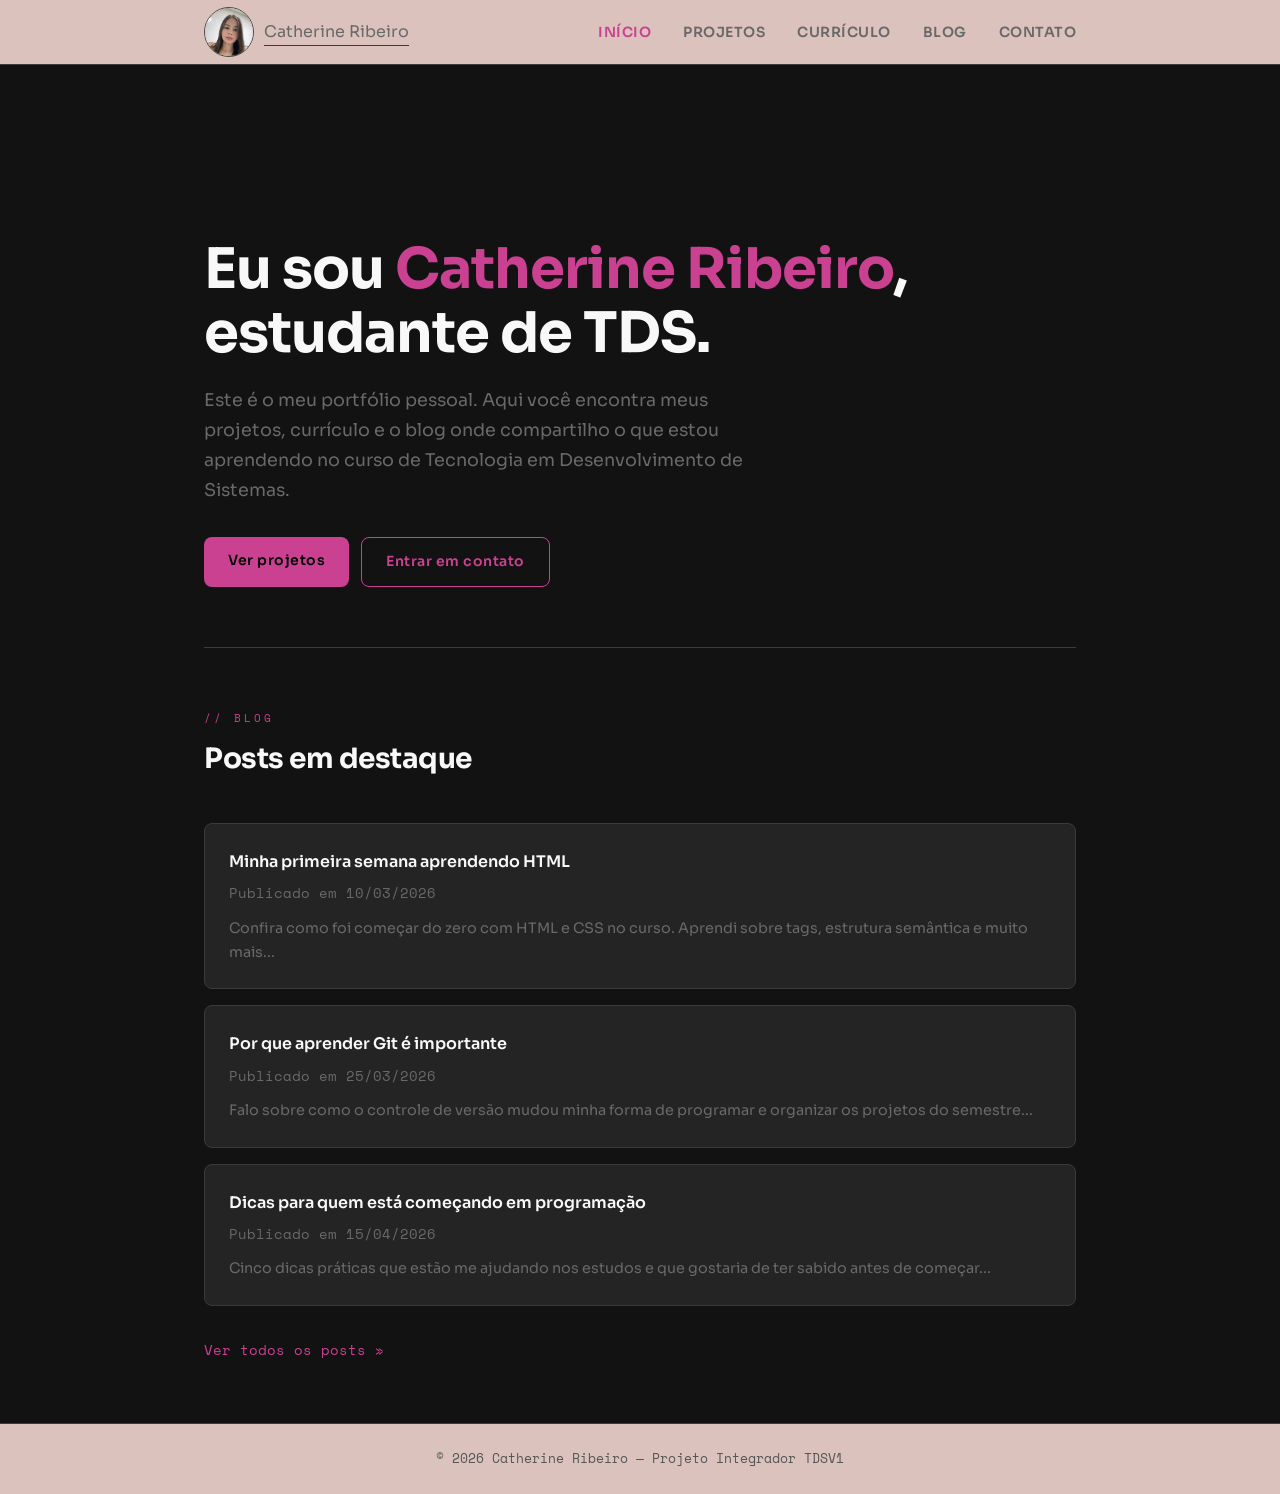
<file: index.html>
<!DOCTYPE html>
<html lang="pt-BR">
<head>
  <meta charset="UTF-8" />
  <meta name="viewport" content="width=device-width, initial-scale=1.0" />
  <title>Catherine Ribeiro — Portfólio</title>
  <link rel="stylesheet" href="assets/css/estilo.css" />
</head>
<body>
  <div class="page-wrapper">

    <!-- HEADER -->
    <header>
    
      <div class="container">
      <img src="assets/imagens/perfil.jpeg" alt="Foto de Catherine"  class="logoft">
        <a class="logo" href="index.html"><span>Catherine Ribeiro</span></a>
        <button class="menu-toggle" id="menu-toggle" aria-label="Abrir menu">
          <span></span>
          <span></span>
          <span></span>
        </button>
        <nav>
          <ul id="nav-menu">
            <li><a href="index.html">Início</a></li>
            <li><a href="projetos.html">Projetos</a></li>
            <li><a href="curriculo.html">Currículo</a></li>
            <li><a href="blog.html">Blog</a></li>
            <li><a href="contato.html">Contato</a></li>
          </ul>
        </nav>
      </div>
    </header>

    <!-- MAIN -->
    <main>
      <div class="container">

        <!-- HERO -->
        <section class="hero">
          <p class="hero-tag"></p>
          <h1>Eu sou <em>Catherine Ribeiro</em>,<br>estudante de TDS.</h1>
          <p>
            Este é o meu portfólio pessoal. Aqui você encontra meus projetos,
            currículo e o blog onde compartilho o que estou aprendendo no curso
            de Tecnologia em Desenvolvimento de Sistemas.
          </p>
          <div class="hero-btns">
            <a href="projetos.html" class="btn btn-primary">Ver projetos</a>
            <a href="contato.html" class="btn btn-outline">Entrar em contato</a>
          </div>
        </section>

        <!-- POSTS EM DESTAQUE -->
        <section>
          <p class="section-label">// blog</p>
          <h2 class="section-title">Posts em destaque</h2>

          <div class="posts-destaque">

            <article class="post-card">
              <h3><a href="blog.html">Minha primeira semana aprendendo HTML</a></h3>
              <p class="post-meta">Publicado em 10/03/2026</p>
              <p>Confira como foi começar do zero com HTML e CSS no curso. Aprendi sobre tags, estrutura semântica e muito mais...</p>
            </article>

            <article class="post-card">
              <h3><a href="blog.html">Por que aprender Git é importante</a></h3>
              <p class="post-meta">Publicado em 25/03/2026</p>
              <p>Falo sobre como o controle de versão mudou minha forma de programar e organizar os projetos do semestre...</p>
            </article>

            <article class="post-card">
              <h3><a href="blog.html">Dicas para quem está começando em programação</a></h3>
              <p class="post-meta">Publicado em 15/04/2026</p>
              <p>Cinco dicas práticas que estão me ajudando nos estudos e que gostaria de ter sabido antes de começar...</p>
            </article>

          </div>

          <a href="blog.html" class="ver-mais">Ver todos os posts »</a>
        </section>

      </div>
    </main>

    <!-- FOOTER -->
    <footer>
      <div class="container">
        <p>© <span class="ano-atual"></span> Catherine Ribeiro — Projeto Integrador TDSV1</p>
      </div>
    </footer>

  </div>
  <script src="assets/js/app.js"></script>
</body>
</html>
</file>
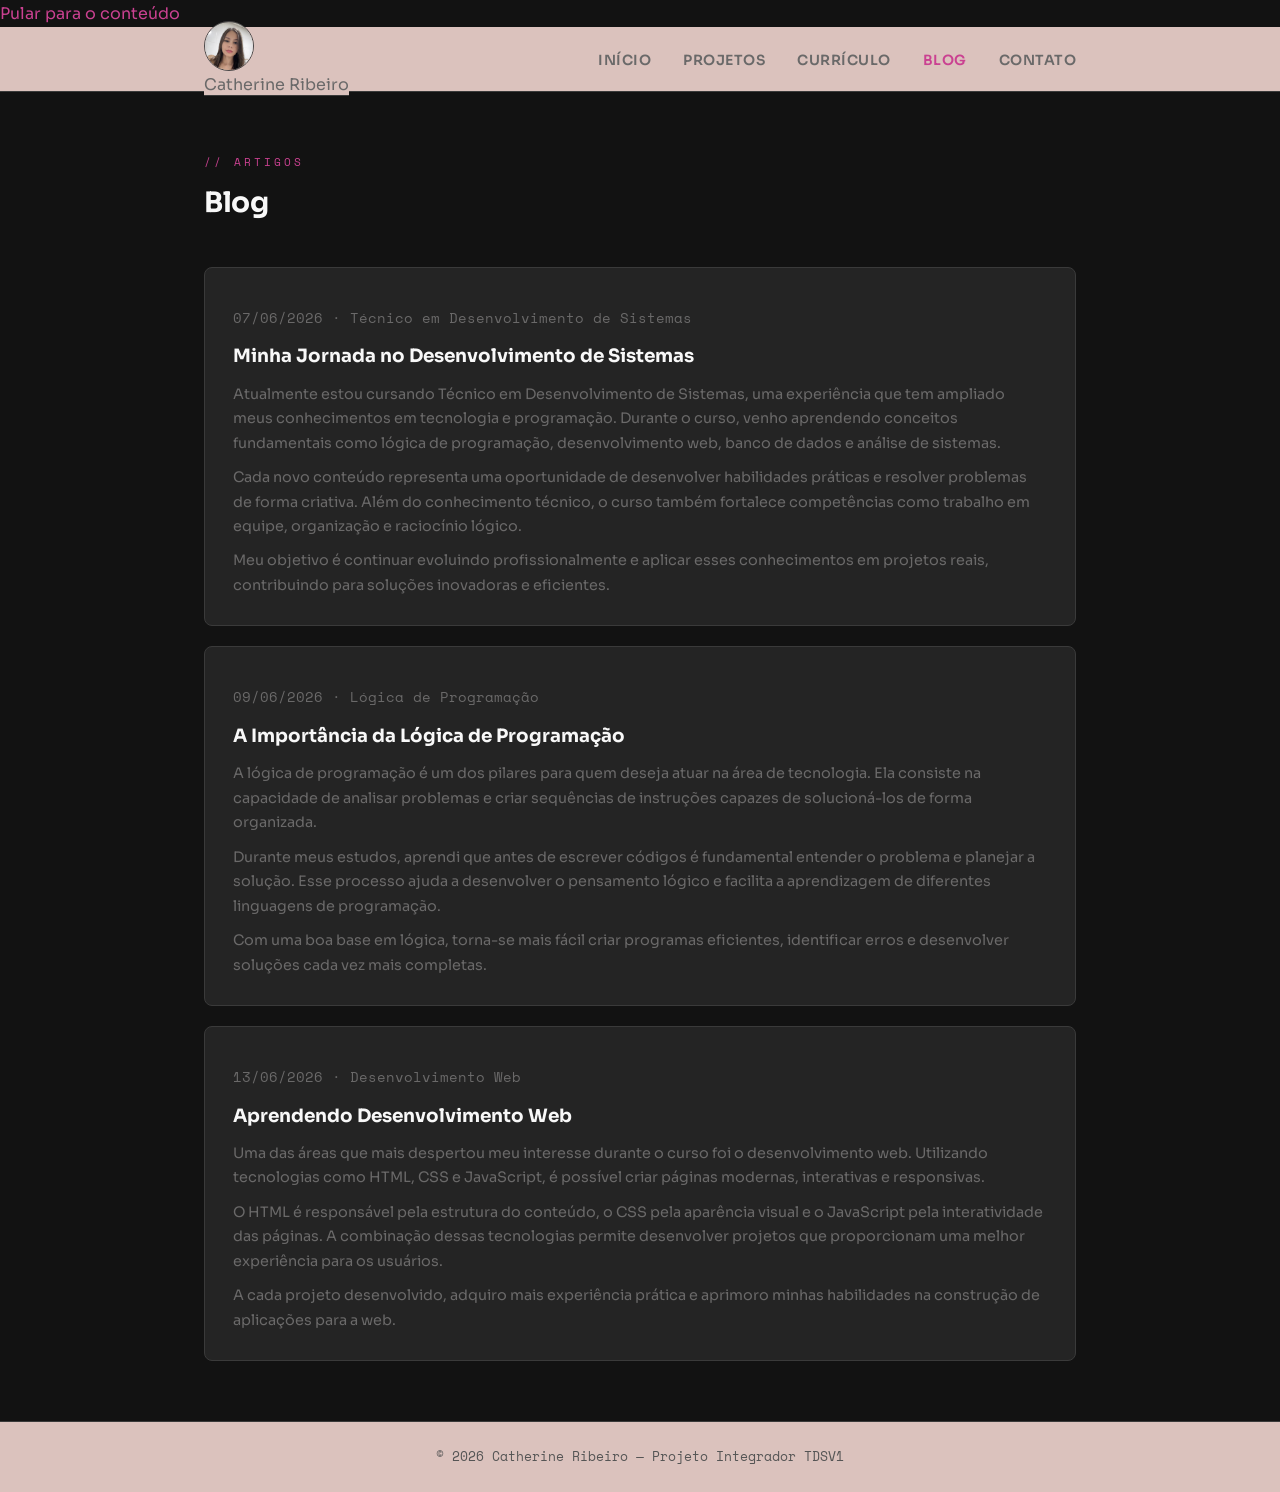
<file: blog.html>
<!DOCTYPE html>
<html lang="pt-BR">
<head>
  <meta charset="UTF-8" />
  <meta name="viewport" content="width=device-width, initial-scale=1.0" />
  <meta name="description" content="Blog de Catherine Ribeiro — artigos sobre TDS, lógica de programação e desenvolvimento web." />
  <meta property="og:title" content="Blog — Catherine Ribeiro" />
  <meta property="og:description" content="Artigos sobre desenvolvimento de sistemas, lógica de programação e web." />
  <meta property="og:type" content="website" />
  <title>Blog — Catherine Ribeiro</title>
  <link rel="icon" href="assets/imagens/favicon.svg" type="image/svg+xml" />
  <link rel="preconnect" href="https://fonts.googleapis.com" />
  <link rel="preconnect" href="https://fonts.gstatic.com" crossorigin />
  <link href="https://fonts.googleapis.com/css2?family=Space+Mono:wght@400;700&family=Sora:wght@300;400;600;700&display=swap" rel="stylesheet" />
  <link rel="stylesheet" href="assets/css/estilo.css" />
</head>
<body>
  <a class="skip-link" href="#conteudo-principal">Pular para o conteúdo</a>
  <div class="page-wrapper">

    <header data-partial="header">
      <div class="container">
        <div class="header-brand">
          <img src="assets/imagens/perfil.jpeg" alt="Foto de Catherine Ribeiro" class="logoft" width="50" height="50" />
          <a class="logo" href="index.html"><span>Catherine Ribeiro</span></a>
        </div>
        <button class="menu-toggle" id="menu-toggle" type="button" aria-label="Abrir menu" aria-expanded="false" aria-controls="nav-menu">
          <span></span><span></span><span></span>
        </button>
        <nav aria-label="Navegação principal">
          <ul id="nav-menu">
            <li><a href="index.html">Início</a></li>
            <li><a href="projetos.html">Projetos</a></li>
            <li><a href="curriculo.html">Currículo</a></li>
            <li><a href="blog.html">Blog</a></li>
            <li><a href="contato.html">Contato</a></li>
          </ul>
        </nav>
      </div>
    </header>

    <main id="conteudo-principal">
      <div class="container">

        <p class="section-label">// artigos</p>
        <h1 class="section-title">Blog</h1>

        <div class="blog-lista">

          <article class="blog-post-card" id="post-jornada">
            <p class="post-meta">07/06/2026 · Técnico em Desenvolvimento de Sistemas</p>
            <h2><a href="#post-jornada">Minha Jornada no Desenvolvimento de Sistemas</a></h2>
            <p>
              Atualmente estou cursando Técnico em Desenvolvimento de Sistemas, uma experiência que tem ampliado meus conhecimentos em tecnologia e programação. Durante o curso, venho aprendendo conceitos fundamentais como lógica de programação, desenvolvimento web, banco de dados e análise de sistemas.
            </p>
            <p>
              Cada novo conteúdo representa uma oportunidade de desenvolver habilidades práticas e resolver problemas de forma criativa.
              Além do conhecimento técnico, o curso também fortalece competências como trabalho em equipe, organização e raciocínio lógico.
            </p>
            <p>
              Meu objetivo é continuar evoluindo profissionalmente e aplicar esses conhecimentos em projetos reais,
              contribuindo para soluções inovadoras e eficientes.
            </p>
          </article>

          <article class="blog-post-card" id="post-logica">
            <p class="post-meta">09/06/2026 · Lógica de Programação</p>
            <h2><a href="#post-logica">A Importância da Lógica de Programação</a></h2>
            <p>
              A lógica de programação é um dos pilares para quem deseja atuar na área de tecnologia. Ela consiste na capacidade de analisar problemas e criar sequências de instruções capazes de solucioná-los de forma organizada.
            </p>
            <p>
              Durante meus estudos, aprendi que antes de escrever códigos é fundamental entender o problema e planejar a solução. Esse processo ajuda a desenvolver o pensamento lógico e facilita a aprendizagem de diferentes linguagens de programação.
            </p>
            <p>
              Com uma boa base em lógica, torna-se mais fácil criar programas eficientes, identificar erros e desenvolver soluções cada vez mais completas.
            </p>
          </article>

          <article class="blog-post-card" id="post-web">
            <p class="post-meta">13/06/2026 · Desenvolvimento Web</p>
            <h2><a href="#post-web">Aprendendo Desenvolvimento Web</a></h2>
            <p>
              Uma das áreas que mais despertou meu interesse durante o curso foi o desenvolvimento web. Utilizando tecnologias como HTML, CSS e JavaScript, é possível criar páginas modernas, interativas e responsivas.
            </p>
            <p>
              O HTML é responsável pela estrutura do conteúdo, o CSS pela aparência visual e o JavaScript pela interatividade das páginas. A combinação dessas tecnologias permite desenvolver projetos que proporcionam uma melhor experiência para os usuários.
            </p>
            <p>
              A cada projeto desenvolvido, adquiro mais experiência prática e aprimoro minhas habilidades na construção de aplicações para a web.
            </p>
          </article>

        </div>

      </div>
    </main>

    <footer data-partial="footer">
      <div class="container">
        <p>© <span class="ano-atual"></span> Catherine Ribeiro — Projeto Integrador TDSV1</p>
      </div>
    </footer>

  </div>
  <script src="assets/js/app.js"></script>
</body>
</html>
</file>
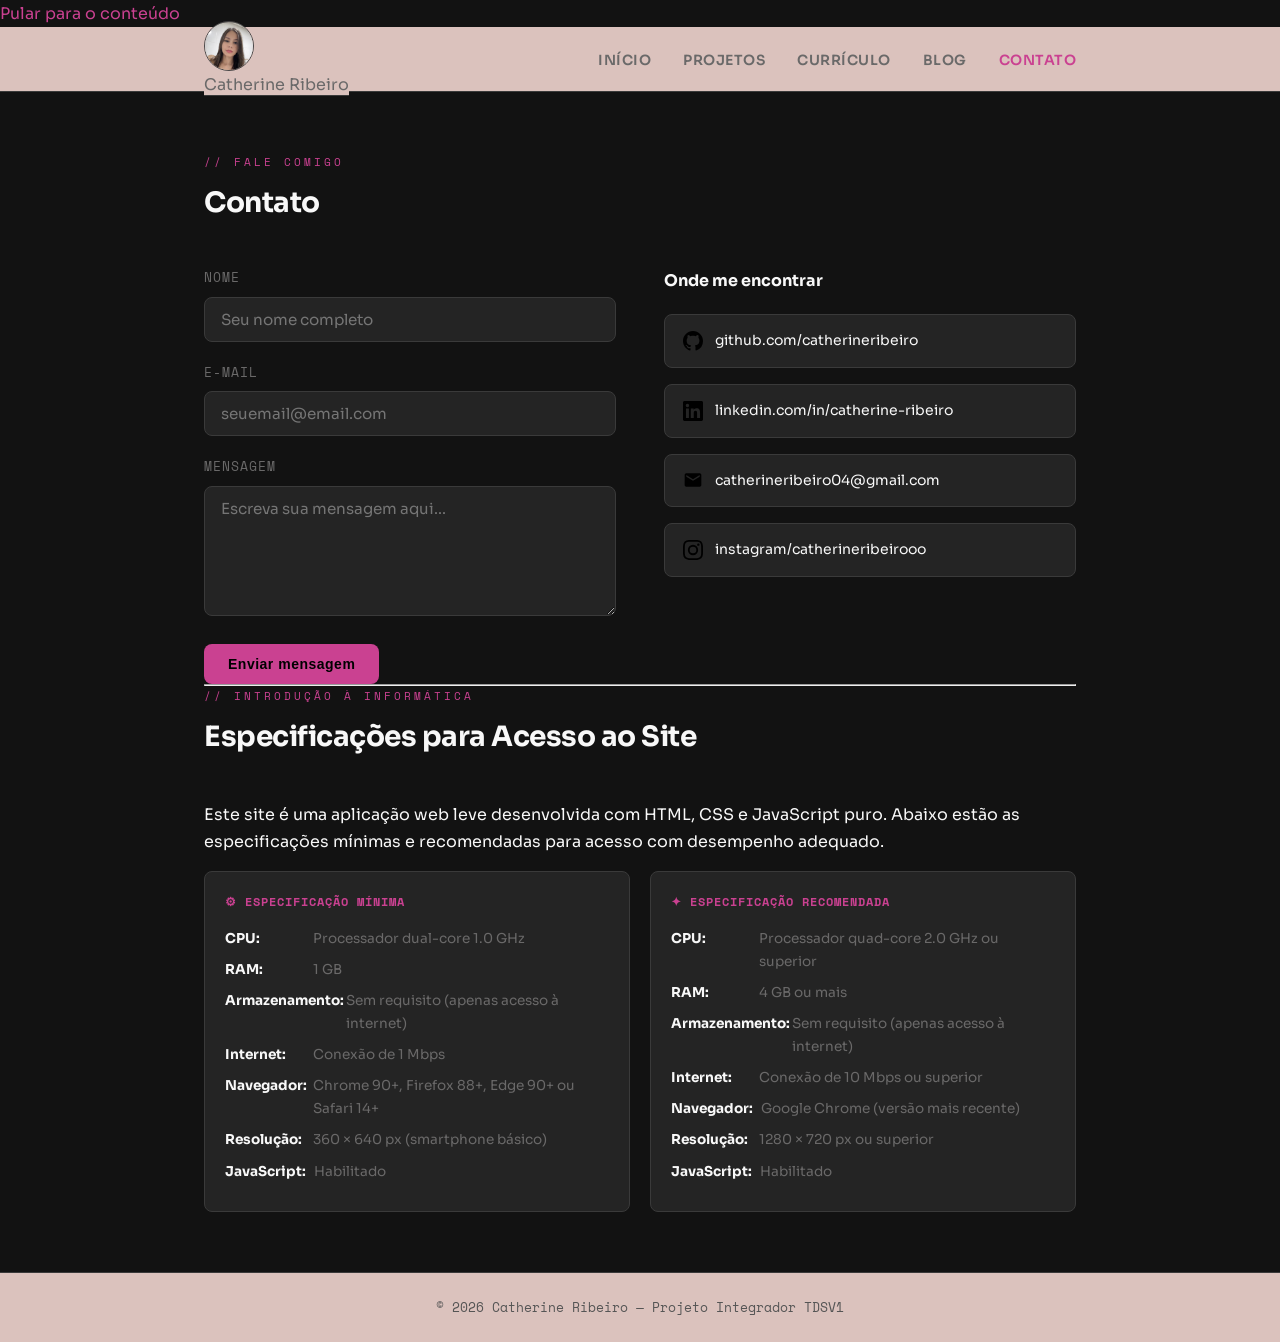
<file: contato.html>
<!DOCTYPE html>
<html lang="pt-BR">
<head>
  <meta charset="UTF-8" />
  <meta name="viewport" content="width=device-width, initial-scale=1.0" />
  <meta name="description" content="Entre em contato com Catherine Ribeiro — formulário, GitHub, LinkedIn, e-mail e Instagram." />
  <meta property="og:title" content="Contato — Catherine Ribeiro" />
  <meta property="og:description" content="Formulário de contato e redes sociais de Catherine Ribeiro." />
  <meta property="og:type" content="website" />
  <title>Contato — Catherine Ribeiro</title>
  <link rel="icon" href="assets/imagens/favicon.svg" type="image/svg+xml" />
  <link rel="preconnect" href="https://fonts.googleapis.com" />
  <link rel="preconnect" href="https://fonts.gstatic.com" crossorigin />
  <link href="https://fonts.googleapis.com/css2?family=Space+Mono:wght@400;700&family=Sora:wght@300;400;600;700&display=swap" rel="stylesheet" />
  <link rel="stylesheet" href="assets/css/estilo.css" />
</head>
<body>
  <a class="skip-link" href="#conteudo-principal">Pular para o conteúdo</a>
  <div class="page-wrapper">

    <header data-partial="header">
      <div class="container">
        <div class="header-brand">
          <img src="assets/imagens/perfil.jpeg" alt="Foto de Catherine Ribeiro" class="logoft" width="50" height="50" />
          <a class="logo" href="index.html"><span>Catherine Ribeiro</span></a>
        </div>
        <button class="menu-toggle" id="menu-toggle" type="button" aria-label="Abrir menu" aria-expanded="false" aria-controls="nav-menu">
          <span></span><span></span><span></span>
        </button>
        <nav aria-label="Navegação principal">
          <ul id="nav-menu">
            <li><a href="index.html">Início</a></li>
            <li><a href="projetos.html">Projetos</a></li>
            <li><a href="curriculo.html">Currículo</a></li>
            <li><a href="blog.html">Blog</a></li>
            <li><a href="contato.html">Contato</a></li>
          </ul>
        </nav>
      </div>
    </header>

    <main id="conteudo-principal">
      <div class="container">

        <p class="section-label">// fale comigo</p>
        <h1 class="section-title">Contato</h1>

        <div class="contato-grid">

          <div>
            <form id="form-contato" novalidate>

              <div class="form-group">
                <label for="nome">Nome</label>
                <input type="text" id="nome" name="nome" placeholder="Seu nome completo" autocomplete="name" />
                <p class="msg-erro" id="erro-nome"></p>
              </div>

              <div class="form-group">
                <label for="email">E-mail</label>
                <input type="email" id="email" name="email" placeholder="seuemail@email.com" autocomplete="email" />
                <p class="msg-erro" id="erro-email"></p>
              </div>

              <div class="form-group">
                <label for="mensagem">Mensagem</label>
                <textarea id="mensagem" name="mensagem" placeholder="Escreva sua mensagem aqui..."></textarea>
                <p class="msg-erro" id="erro-mensagem"></p>
              </div>

              <button type="submit" class="btn btn-primary btn-full">Enviar mensagem</button>

              <div id="form-feedback" class="form-feedback" role="status" aria-live="polite"></div>

            </form>
          </div>

          <div class="contato-info">
            <h3>Onde me encontrar</h3>

            <a class="contato-link" href="https://github.com/catherineribeiro" target="_blank" rel="noopener noreferrer">
              <svg class="icone" viewBox="0 0 24 24" aria-hidden="true"><path d="M12 0C5.37 0 0 5.37 0 12c0 5.31 3.435 9.795 8.205 11.385.6.105.825-.255.825-.57 0-.285-.015-1.23-.015-2.235-3.015.555-3.795-.735-4.035-1.41-.135-.345-.72-1.41-1.23-1.695-.42-.225-1.02-.78-.015-.795.945-.015 1.62.87 1.845 1.23 1.08 1.815 2.805 1.305 3.495.99.105-.78.42-1.305.765-1.605-2.67-.3-5.46-1.335-5.46-5.925 0-1.305.465-2.385 1.23-3.225-.12-.3-.54-1.53.12-3.18 0 0 1.005-.315 3.3 1.23.96-.27 1.98-.405 3-.405s2.04.135 3 .405c2.295-1.56 3.3-1.23 3.3-1.23.66 1.65.24 2.88.12 3.18.765.84 1.23 1.905 1.23 3.225 0 4.605-2.805 5.625-5.475 5.925.435.375.81 1.095.81 2.22 0 1.605-.015 2.895-.015 3.3 0 .315.225.69.825.57A12.02 12.02 0 0024 12c0-6.63-5.37-12-12-12z"/></svg>
              github.com/catherineribeiro
            </a>

            <a class="contato-link" href="https://www.linkedin.com/in/catherine-ribeiro-516278231/" target="_blank" rel="noopener noreferrer">
              <svg class="icone" viewBox="0 0 24 24" aria-hidden="true"><path d="M20.447 20.452h-3.554v-5.569c0-1.328-.027-3.037-1.852-3.037-1.853 0-2.136 1.445-2.136 2.939v5.667H9.351V9h3.414v1.561h.046c.477-.9 1.637-1.85 3.37-1.85 3.601 0 4.267 2.37 4.267 5.455v6.286zM5.337 7.433a2.062 2.062 0 01-2.063-2.065 2.064 2.064 0 114.127 0 2.063 2.063 0 01-2.064 2.065zm1.782 13.019H3.555V9h3.564v11.452zM22.225 0H1.771C.792 0 0 .774 0 1.729v20.542C0 23.227.792 24 1.771 24h20.451C23.2 24 24 23.227 24 22.271V1.729C24 .774 23.2 0 22.222 0h.003z"/></svg>
              linkedin.com/in/catherine-ribeiro
            </a>

            <a class="contato-link" href="https://mail.google.com/mail/?view=cm&fs=1&to=catherineribeiro04@gmail.com" target="_blank">
             <svg class="icone" viewBox="0 0 24 24" aria-hidden="true"><path d="M20 4H4c-1.1 0-2 .9-2 2v12c0 1.1.9 2 2 2h16c1.1 0 2-.9 2-2V6c0-1.1-.9-2-2-2zm0 4l-8 5-8-5V6l8 5 8-5v2z"/></svg>
             catherineribeiro04@gmail.com
</a>

            <a class="contato-link" href="https://mail.google.com/mail/?view=cm&fs=1&to=catherineribeiro04@gmail.com" target="_blank">
              <svg class="icone" viewBox="0 0 24 24" aria-hidden="true"><path d="M12 2.163c3.204 0 3.584.012 4.85.07 3.252.148 4.771 1.691 4.919 4.919.058 1.265.069 1.645.069 4.849 0 3.205-.012 3.584-.069 4.849-.149 3.225-1.664 4.771-4.919 4.919-1.266.058-1.644.07-4.85.07-3.204 0-3.584-.012-4.849-.07-3.26-.149-4.771-1.699-4.919-4.92-.058-1.265-.07-1.644-.07-4.849 0-3.204.013-3.583.07-4.849.149-3.227 1.664-4.771 4.919-4.919 1.266-.057 1.645-.069 4.849-.069zM12 0C8.741 0 8.333.014 7.053.072 2.695.272.273 2.69.073 7.052.014 8.333 0 8.741 0 12c0 3.259.014 3.668.072 4.948.2 4.358 2.618 6.78 6.98 6.98C8.333 23.986 8.741 24 12 24c3.259 0 3.668-.014 4.948-.072 4.354-.2 6.782-2.618 6.979-6.98.059-1.28.073-1.689.073-4.948 0-3.259-.014-3.667-.072-4.947-.196-4.354-2.617-6.78-6.979-6.98C15.668.014 15.259 0 12 0zm0 5.838a6.162 6.162 0 100 12.324 6.162 6.162 0 000-12.324zM12 16a4 4 0 110-8 4 4 0 010 8zm6.406-11.845a1.44 1.44 0 100 2.881 1.44 1.44 0 000-2.881z"/></svg>
              instagram/catherineribeirooo
            </a>
          </div>

        </div>

        <hr class="separador" />

        <section>
          <p class="section-label">// Introdução à Informática</p>
          <h2 class="section-title">Especificações para Acesso ao Site</h2>
          <p class="texto-secundario">
            Este site é uma aplicação web leve desenvolvida com HTML, CSS e JavaScript puro.
            Abaixo estão as especificações mínimas e recomendadas para acesso com desempenho adequado.
          </p>

          <div class="specs-grid">

            <div class="spec-card">
              <h4>⚙ Especificação Mínima</h4>
              <div class="spec-item">
                <strong>CPU:</strong> Processador dual-core 1.0 GHz
              </div>
              <div class="spec-item">
                <strong>RAM:</strong> 1 GB
              </div>
              <div class="spec-item">
                <strong>Armazenamento:</strong> Sem requisito (apenas acesso à internet)
              </div>
              <div class="spec-item">
                <strong>Internet:</strong> Conexão de 1 Mbps
              </div>
              <div class="spec-item">
                <strong>Navegador:</strong> Chrome 90+, Firefox 88+, Edge 90+ ou Safari 14+
              </div>
              <div class="spec-item">
                <strong>Resolução:</strong> 360 × 640 px (smartphone básico)
              </div>
              <div class="spec-item">
                <strong>JavaScript:</strong> Habilitado
              </div>
            </div>

            <div class="spec-card">
              <h4>✦ Especificação Recomendada</h4>
              <div class="spec-item">
                <strong>CPU:</strong> Processador quad-core 2.0 GHz ou superior
              </div>
              <div class="spec-item">
                <strong>RAM:</strong> 4 GB ou mais
              </div>
              <div class="spec-item">
                <strong>Armazenamento:</strong> Sem requisito (apenas acesso à internet)
              </div>
              <div class="spec-item">
                <strong>Internet:</strong> Conexão de 10 Mbps ou superior
              </div>
              <div class="spec-item">
                <strong>Navegador:</strong> Google Chrome (versão mais recente)
              </div>
              <div class="spec-item">
                <strong>Resolução:</strong> 1280 × 720 px ou superior
              </div>
              <div class="spec-item">
                <strong>JavaScript:</strong> Habilitado
              </div>
            </div>

          </div>
        </section>

      </div>
    </main>

    <footer data-partial="footer">
      <div class="container">
        <p>© <span class="ano-atual"></span> Catherine Ribeiro — Projeto Integrador TDSV1</p>
      </div>
    </footer>

  </div>
  <script src="assets/js/app.js"></script>
</body>
</html>
</file>
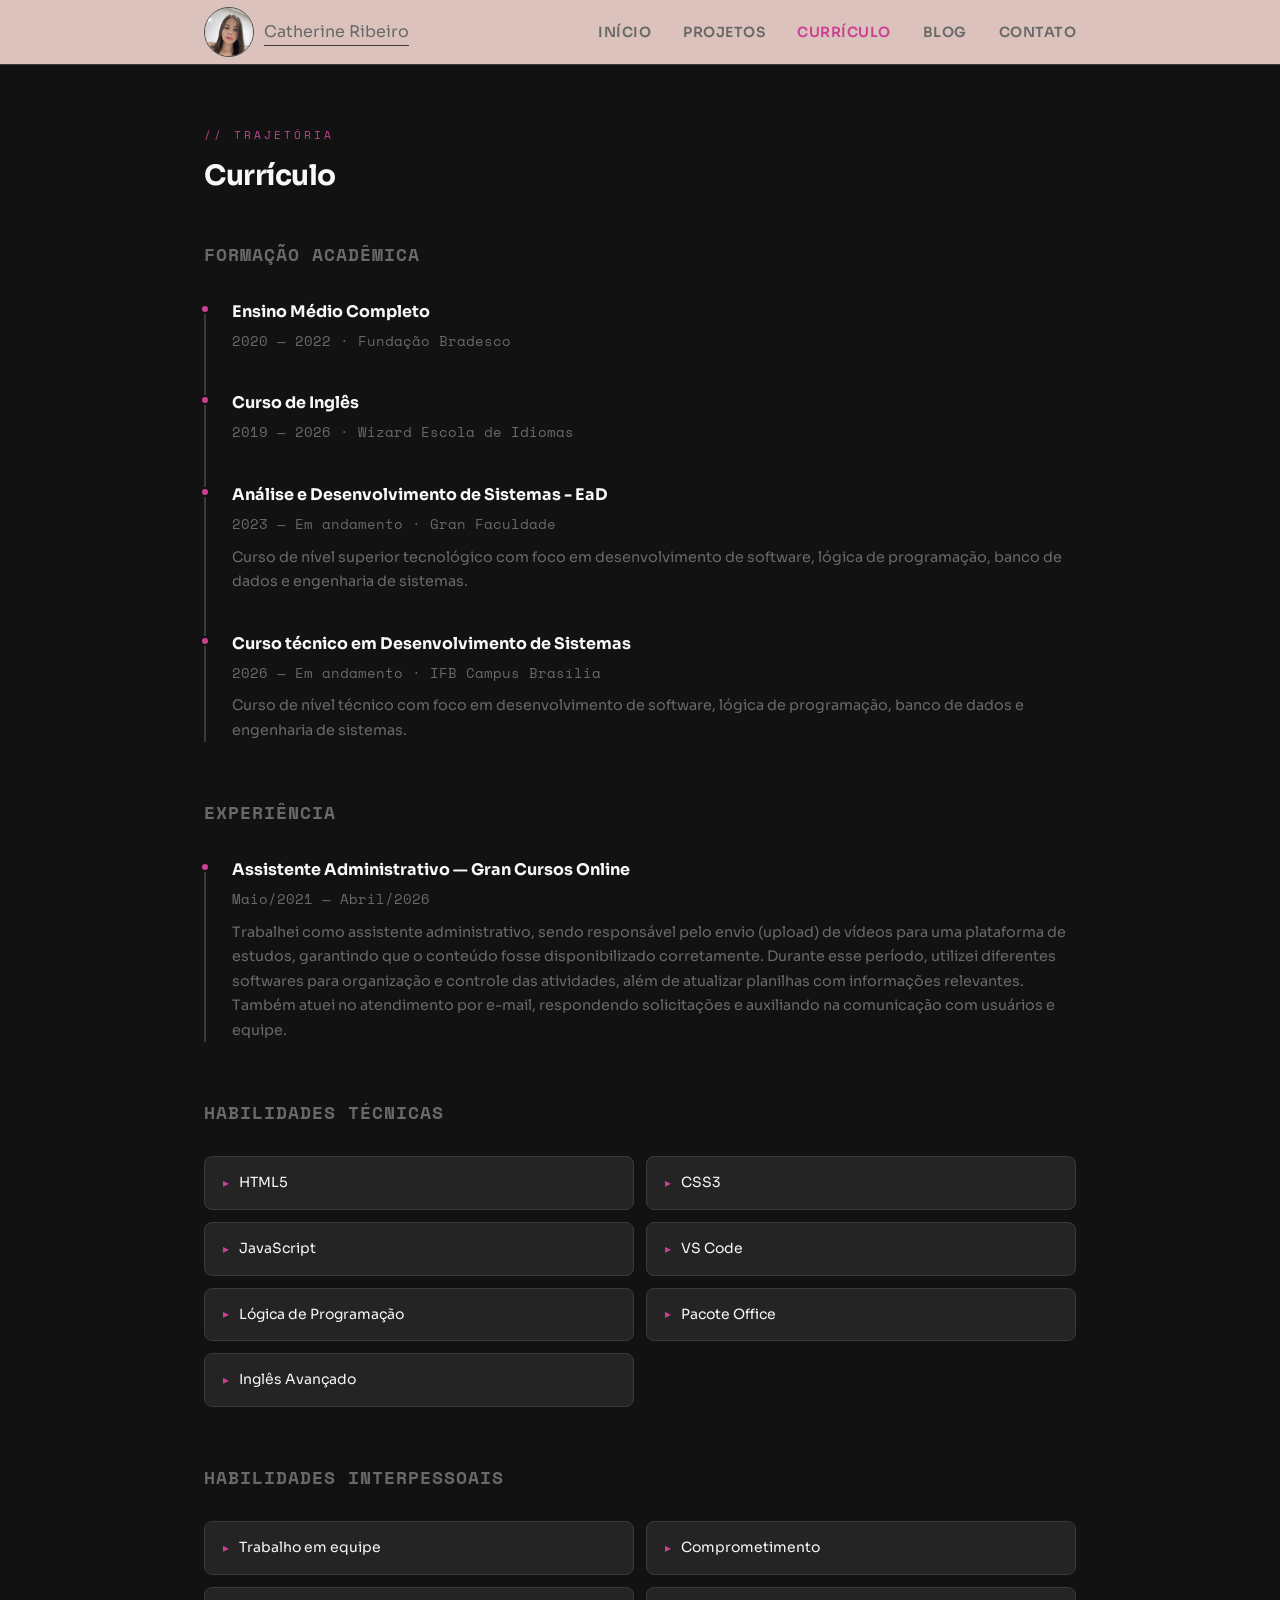
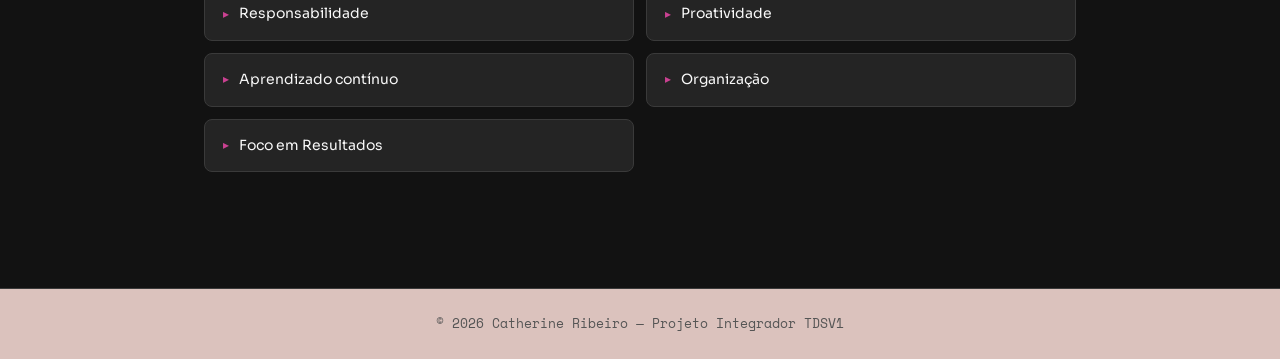
<file: curriculo.html>
<!DOCTYPE html>
<html lang="pt-BR">
<head>
  <meta charset="UTF-8" />
  <meta name="viewport" content="width=device-width, initial-scale=1.0" />
  <title>Currículo — Catherine Ribeiro de Souza</title>
  <link rel="stylesheet" href="assets/css/estilo.css" />
</head>
<body>
  <div class="page-wrapper">

    <!-- HEADER -->
    <header>
      <div class="container">
      <img src="assets/imagens/perfil.jpeg" alt="Foto de Catherine"  class="logoft">
        <a class="logo" href="index.html"><span>Catherine Ribeiro</span></a>
        <button class="menu-toggle" id="menu-toggle" aria-label="Abrir menu">
          <span></span><span></span><span></span>
        </button>
        <nav>
          <ul id="nav-menu">
            <li><a href="index.html">Início</a></li>
            <li><a href="projetos.html">Projetos</a></li>
            <li><a href="curriculo.html">Currículo</a></li>
            <li><a href="blog.html">Blog</a></li>
            <li><a href="contato.html">Contato</a></li>
          </ul>
        </nav>
      </div>
    </header>

    <!-- MAIN -->
    <main>
      <div class="container">

        <p class="section-label">// trajetória</p>
        <h1 class="section-title">Currículo</h1>

        <!-- FORMAÇÃO ACADÊMICA -->
       
        <div class="curriculo-section">
          <h2 style="font-size:1.1rem; color:var(--text-secondary); margin-bottom:28px; font-family:var(--font-display); letter-spacing:1px; text-transform:uppercase;">
            Formação Acadêmica
          </h2>
          <div class="timeline">

            <div class="timeline-item">
              <h3>Ensino Médio Completo</h3>
              <p class="timeline-periodo">2020 — 2022 · Fundação Bradesco</p>
            </div>

            <div class="timeline-item">
              <h3>Curso de Inglês</h3>
              <p class="timeline-periodo">2019 — 2026 · Wizard Escola de Idiomas</p>
            </div>

            <div class="timeline-item">
              <h3>Análise e Desenvolvimento de Sistemas - EaD</h3>
              <p class="timeline-periodo">2023 — Em andamento · Gran Faculdade</p>
              <p>Curso de nível superior tecnológico com foco em desenvolvimento de software, lógica de programação, banco de dados e engenharia de sistemas.</p>
            </div>

            <div class="timeline-item">
              <h3>Curso técnico em Desenvolvimento de Sistemas</h3>
              <p class="timeline-periodo">2026 — Em andamento · IFB Campus Brasília</p>
              <p>Curso de nível técnico com foco em desenvolvimento de software, lógica de programação, banco de dados e engenharia de sistemas.</p>
            </div>

          </div>
        </div>

        <!-- EXPERIÊNCIA -->
        <div class="curriculo-section">
          <h2 style="font-size:1.1rem; color:var(--text-secondary); margin-bottom:28px; font-family:var(--font-display); letter-spacing:1px; text-transform:uppercase;">
            Experiência
          </h2>
          <div class="timeline">

            <div class="timeline-item">
              <h3>Assistente Administrativo — Gran Cursos Online</h3>
              <p class="timeline-periodo">Maio/2021 — Abril/2026</p>
              <p>Trabalhei como assistente administrativo, sendo responsável pelo envio (upload) de vídeos para uma plataforma de estudos, garantindo que o conteúdo fosse disponibilizado corretamente. Durante esse período, utilizei diferentes softwares para organização e controle das atividades, além de atualizar planilhas com informações relevantes. Também atuei no atendimento por e-mail, respondendo solicitações e auxiliando na comunicação com usuários e equipe.</p>
            </div>

          </div>
        </div>

        <!-- HABILIDADES TÉCNICAS -->
        <div class="curriculo-section">
          <h2 style="font-size:1.1rem; color:var(--text-secondary); margin-bottom:28px; font-family:var(--font-display); letter-spacing:1px; text-transform:uppercase;">
            Habilidades Técnicas
          </h2>
          <div class="habilidades-grid">
            <div class="habilidade-item">HTML5</div>
            <div class="habilidade-item">CSS3</div>
            <div class="habilidade-item">JavaScript</div>
            <div class="habilidade-item">VS Code</div>
            <div class="habilidade-item">Lógica de Programação</div>
            <div class="habilidade-item">Pacote Office</div>
            <div class="habilidade-item">Inglês Avançado</div>
          </div>
        </div>

        <!-- HABILIDADES INTERPESSOAIS -->
        <div class="curriculo-section">
          <h2 style="font-size:1.1rem; color:var(--text-secondary); margin-bottom:28px; font-family:var(--font-display); letter-spacing:1px; text-transform:uppercase;">
            Habilidades Interpessoais
          </h2>
          <div class="habilidades-grid">
            <div class="habilidade-item">Trabalho em equipe</div>
            <div class="habilidade-item">Comprometimento</div>
            <div class="habilidade-item">Responsabilidade</div>
            <div class="habilidade-item">Proatividade</div>
            <div class="habilidade-item">Aprendizado contínuo</div>
            <div class="habilidade-item">Organização</div>
            <div class="habilidade-item">Foco em Resultados</div>
          </div>
        </div>

      </div>
    </main>

    <!-- FOOTER -->
    <footer>
      <div class="container">
        <p>© <span class="ano-atual"></span> Catherine Ribeiro — Projeto Integrador TDSV1</p>
      </div>
    </footer>

  </div>
  <script src="assets/js/app.js"></script>
</body>
</html>
</file>
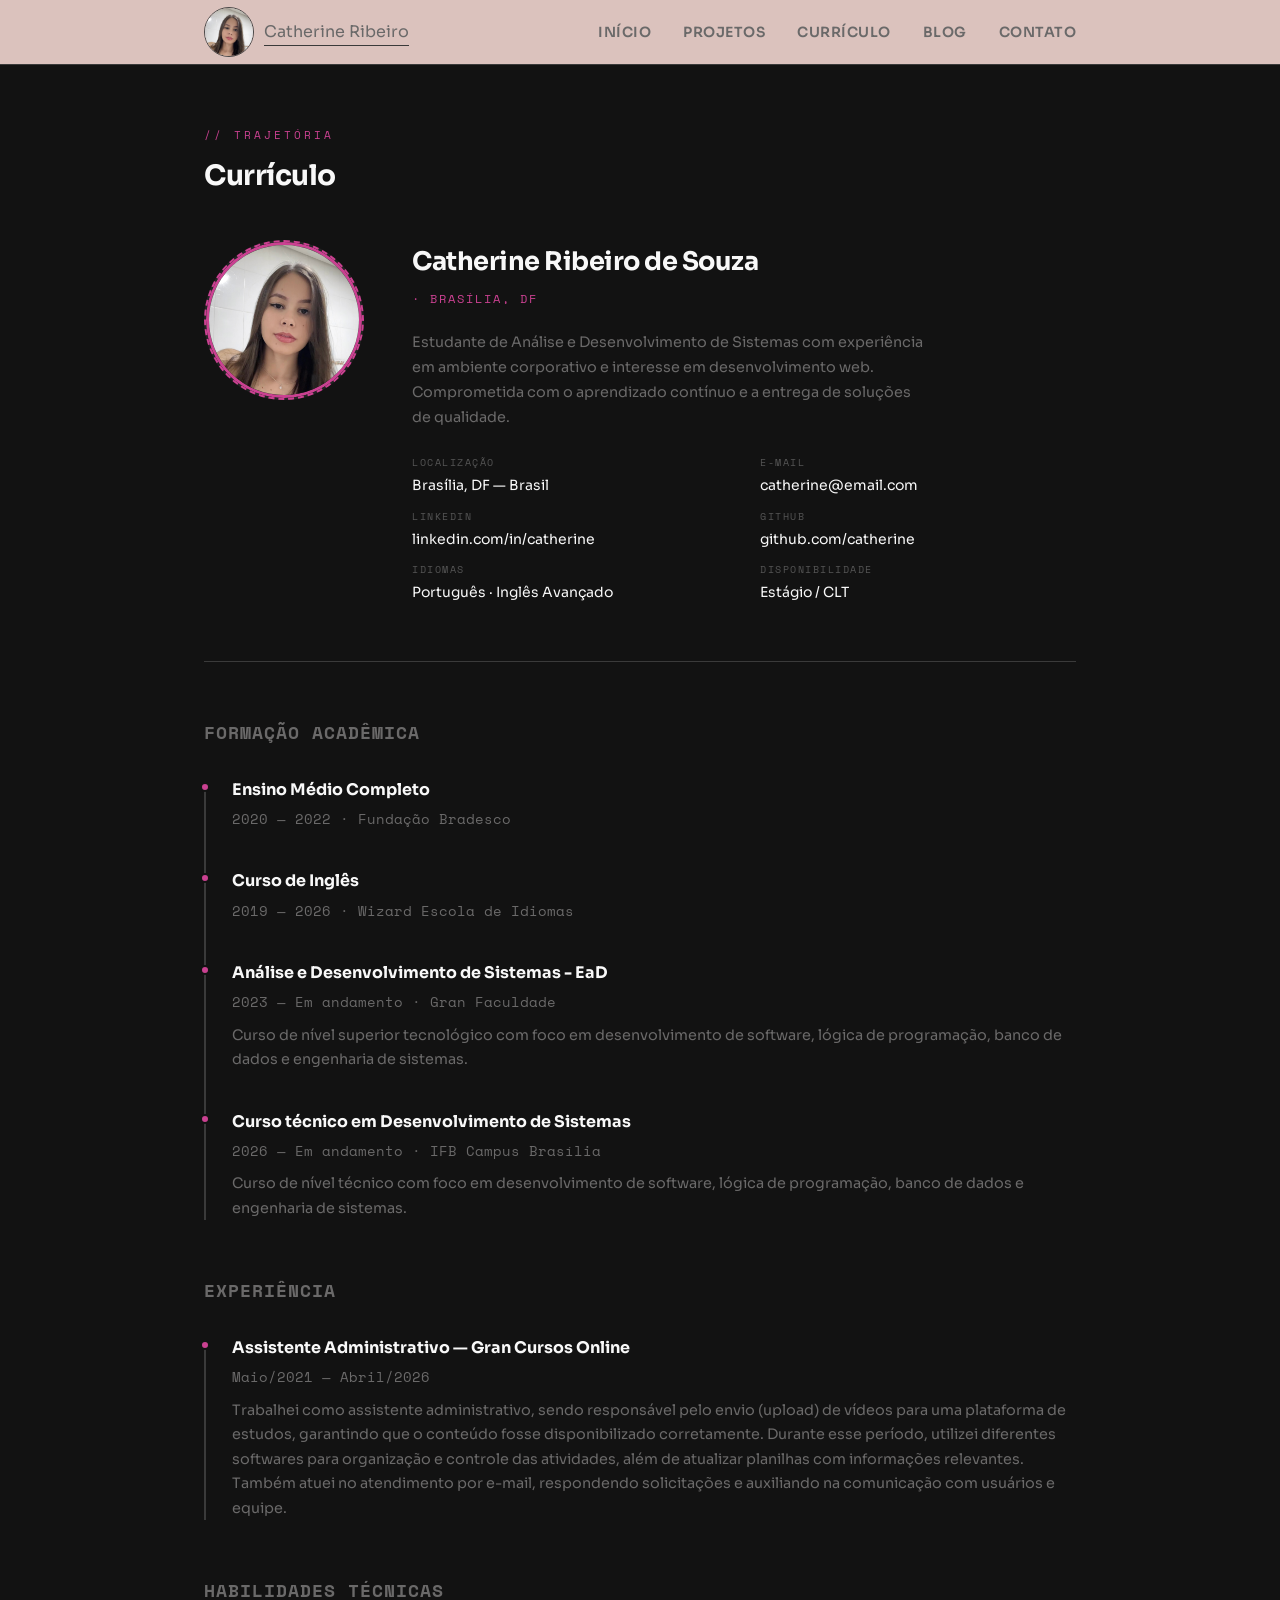
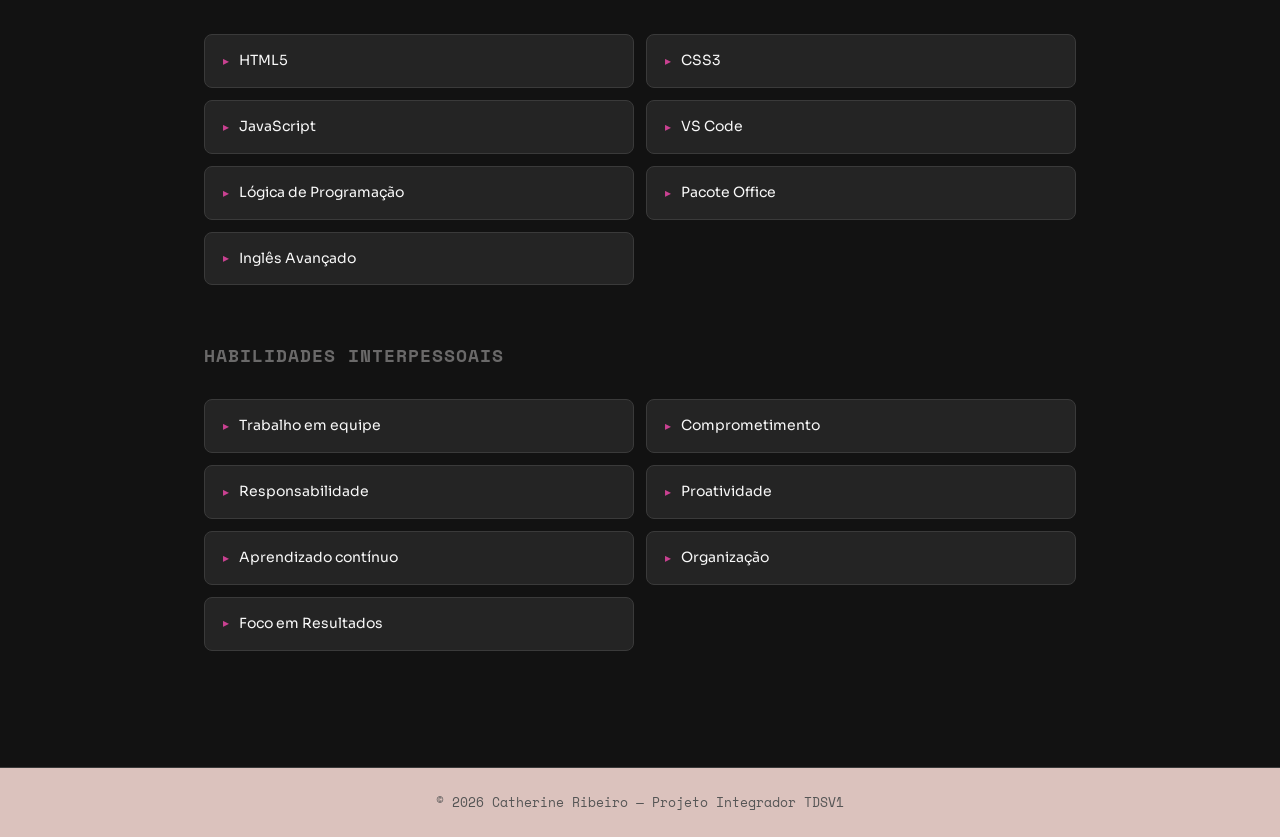
<file: curriculo2.html>
<!DOCTYPE html>
<html lang="pt-BR">
<head>
  <meta charset="UTF-8" />
  <meta name="viewport" content="width=device-width, initial-scale=1.0" />
  <title>Currículo — Catherine Ribeiro de Souza</title>
  <link rel="stylesheet" href="assets/css/estilo.css" />
  <style>
    /* ── PERFIL / DADOS PESSOAIS ── */
    .perfil-section {
      display: flex;
      gap: 48px;
      align-items: flex-start;
      margin-bottom: 56px;
      padding-bottom: 56px;
      border-bottom: 1px solid var(--border);
    }

    .perfil-foto-wrap {
      flex-shrink: 0;
      display: flex;
      flex-direction: column;
      align-items: center;
      gap: 12px;
    }

    .perfil-foto {
      width: 160px;
      height: 160px;
      border-radius: 50%;
      object-fit: cover;
      border: 3px solid var(--accent);
      display: block;
    }

    /* Placeholder exibido quando não há imagem */
    .perfil-foto-placeholder {
      width: 160px;
      height: 160px;
      border-radius: 50%;
      border: 2px dashed var(--accent);
      background: var(--bg-card);
      display: flex;
      flex-direction: column;
      align-items: center;
      justify-content: center;
      gap: 8px;
      cursor: pointer;
      transition: border-color var(--transition), background var(--transition);
      position: relative;
      overflow: hidden;
    }

    .perfil-foto-placeholder:hover {
      border-color: var(--accent-secondary);
      background: #2a2a2a;
    }

    .perfil-foto-placeholder span {
      font-size: 2rem;
      line-height: 1;
    }

    .perfil-foto-placeholder p {
      font-size: 0.7rem;
      color: var(--text-muted);
      font-family: var(--font-display);
      letter-spacing: 0.5px;
      text-align: center;
      padding: 0 12px;
    }

    #input-foto {
      display: none;
    }

    .perfil-dados {
      flex: 1;
    }

    .perfil-dados h2 {
      font-size: 1.6rem;
      font-weight: 700;
      margin-bottom: 6px;
      letter-spacing: -0.5px;
    }

    .perfil-cargo {
      font-family: var(--font-display);
      font-size: 0.75rem;
      color: var(--accent);
      letter-spacing: 2px;
      text-transform: uppercase;
      margin-bottom: 20px;
    }

    .perfil-bio {
      font-size: 0.9rem;
      color: var(--text-secondary);
      margin-bottom: 24px;
      max-width: 520px;
      line-height: 1.75;
    }

    .dados-lista {
      display: grid;
      grid-template-columns: 1fr 1fr;
      gap: 10px 32px;
    }

    .dado-item {
      display: flex;
      flex-direction: column;
      gap: 2px;
    }

    .dado-label {
      font-family: var(--font-display);
      font-size: 0.65rem;
      letter-spacing: 1.5px;
      text-transform: uppercase;
      color: var(--text-muted);
    }

    .dado-valor {
      font-size: 0.875rem;
      color: var(--text-primary);
    }

    /* Responsivo */
    @media (max-width: 700px) {
      .perfil-section {
        flex-direction: column;
        align-items: center;
        gap: 28px;
      }

      .perfil-dados {
        width: 100%;
      }

      .perfil-dados h2 {
        text-align: center;
      }

      .perfil-cargo {
        text-align: center;
      }

      .dados-lista {
        grid-template-columns: 1fr;
      }
    }
  </style>
</head>
<body>
  <div class="page-wrapper">

    <!-- HEADER -->
    <header>
      <div class="container">
        <img src="assets/imagens/perfil.jpeg" alt="Foto de Catherine" class="logoft">
        <a class="logo" href="index.html"><span>Catherine Ribeiro</span></a>
        <button class="menu-toggle" id="menu-toggle" aria-label="Abrir menu">
          <span></span><span></span><span></span>
        </button>
        <nav>
          <ul id="nav-menu">
            <li><a href="index.html">Início</a></li>
            <li><a href="projetos.html">Projetos</a></li>
            <li><a href="curriculo.html">Currículo</a></li>
            <li><a href="blog.html">Blog</a></li>
            <li><a href="contato.html">Contato</a></li>
          </ul>
        </nav>
      </div>
    </header>

    <!-- MAIN -->
    <main>
      <div class="container">

        <p class="section-label">// trajetória</p>
        <h1 class="section-title">Currículo</h1>

        <!-- ── PERFIL / DADOS PESSOAIS ── -->
        <div class="perfil-section">

          <!-- Foto -->
          <div class="perfil-foto-wrap">
            <div class="perfil-foto-placeholder" id="foto-placeholder" onclick="document.getElementById('input-foto').click()" title="Clique para adicionar foto">
              <img id="preview-foto" src="assets/imagens/perfil.jpeg" alt="Foto de perfil" class="perfil-foto" style="display:block; position:absolute; inset:0; width:100%; height:100%; border-radius:50%; object-fit:cover;" onerror="this.style.display='none'; document.getElementById('placeholder-icon').style.display='flex';" />
              <div id="placeholder-icon" style="display:none; flex-direction:column; align-items:center; gap:8px;">
                <span>📷</span>
                <p>Adicionar foto</p>
              </div>
            </div>
            <input type="file" id="input-foto" accept="image/*" />
          </div>

          <!-- Dados -->
          <div class="perfil-dados">
            <h2>Catherine Ribeiro de Souza</h2>
            <p class="perfil-cargo"> · Brasília, DF</p>

            <p class="perfil-bio">
              Estudante de Análise e Desenvolvimento de Sistemas com experiência em ambiente corporativo e interesse em desenvolvimento web. Comprometida com o aprendizado contínuo e a entrega de soluções de qualidade.
            </p>

            <div class="dados-lista">
              <div class="dado-item">
                <span class="dado-label">Localização</span>
                <span class="dado-valor">Brasília, DF — Brasil</span>
              </div>
              <div class="dado-item">
                <span class="dado-label">E-mail</span>
                <span class="dado-valor">catherine@email.com</span>
              </div>
              <div class="dado-item">
                <span class="dado-label">LinkedIn</span>
                <span class="dado-valor">linkedin.com/in/catherine</span>
              </div>
              <div class="dado-item">
                <span class="dado-label">GitHub</span>
                <span class="dado-valor">github.com/catherine</span>
              </div>
              <div class="dado-item">
                <span class="dado-label">Idiomas</span>
                <span class="dado-valor">Português · Inglês Avançado</span>
              </div>
              <div class="dado-item">
                <span class="dado-label">Disponibilidade</span>
                <span class="dado-valor">Estágio / CLT</span>
              </div>
            </div>
          </div>

        </div>

        <!-- FORMAÇÃO ACADÊMICA -->
        <div class="curriculo-section">
          <h2 style="font-size:1.1rem; color:var(--text-secondary); margin-bottom:28px; font-family:var(--font-display); letter-spacing:1px; text-transform:uppercase;">
            Formação Acadêmica
          </h2>
          <div class="timeline">

            <div class="timeline-item">
              <h3>Ensino Médio Completo</h3>
              <p class="timeline-periodo">2020 — 2022 · Fundação Bradesco</p>
            </div>

            <div class="timeline-item">
              <h3>Curso de Inglês</h3>
              <p class="timeline-periodo">2019 — 2026 · Wizard Escola de Idiomas</p>
            </div>

            <div class="timeline-item">
              <h3>Análise e Desenvolvimento de Sistemas - EaD</h3>
              <p class="timeline-periodo">2023 — Em andamento · Gran Faculdade</p>
              <p>Curso de nível superior tecnológico com foco em desenvolvimento de software, lógica de programação, banco de dados e engenharia de sistemas.</p>
            </div>

            <div class="timeline-item">
              <h3>Curso técnico em Desenvolvimento de Sistemas</h3>
              <p class="timeline-periodo">2026 — Em andamento · IFB Campus Brasília</p>
              <p>Curso de nível técnico com foco em desenvolvimento de software, lógica de programação, banco de dados e engenharia de sistemas.</p>
            </div>

          </div>
        </div>

        <!-- EXPERIÊNCIA -->
        <div class="curriculo-section">
          <h2 style="font-size:1.1rem; color:var(--text-secondary); margin-bottom:28px; font-family:var(--font-display); letter-spacing:1px; text-transform:uppercase;">
            Experiência
          </h2>
          <div class="timeline">

            <div class="timeline-item">
              <h3>Assistente Administrativo — Gran Cursos Online</h3>
              <p class="timeline-periodo">Maio/2021 — Abril/2026</p>
              <p>Trabalhei como assistente administrativo, sendo responsável pelo envio (upload) de vídeos para uma plataforma de estudos, garantindo que o conteúdo fosse disponibilizado corretamente. Durante esse período, utilizei diferentes softwares para organização e controle das atividades, além de atualizar planilhas com informações relevantes. Também atuei no atendimento por e-mail, respondendo solicitações e auxiliando na comunicação com usuários e equipe.</p>
            </div>

          </div>
        </div>

        <!-- HABILIDADES TÉCNICAS -->
        <div class="curriculo-section">
          <h2 style="font-size:1.1rem; color:var(--text-secondary); margin-bottom:28px; font-family:var(--font-display); letter-spacing:1px; text-transform:uppercase;">
            Habilidades Técnicas
          </h2>
          <div class="habilidades-grid">
            <div class="habilidade-item">HTML5</div>
            <div class="habilidade-item">CSS3</div>
            <div class="habilidade-item">JavaScript</div>
            <div class="habilidade-item">VS Code</div>
            <div class="habilidade-item">Lógica de Programação</div>
            <div class="habilidade-item">Pacote Office</div>
            <div class="habilidade-item">Inglês Avançado</div>
          </div>
        </div>

        <!-- HABILIDADES INTERPESSOAIS -->
        <div class="curriculo-section">
          <h2 style="font-size:1.1rem; color:var(--text-secondary); margin-bottom:28px; font-family:var(--font-display); letter-spacing:1px; text-transform:uppercase;">
            Habilidades Interpessoais
          </h2>
          <div class="habilidades-grid">
            <div class="habilidade-item">Trabalho em equipe</div>
            <div class="habilidade-item">Comprometimento</div>
            <div class="habilidade-item">Responsabilidade</div>
            <div class="habilidade-item">Proatividade</div>
            <div class="habilidade-item">Aprendizado contínuo</div>
            <div class="habilidade-item">Organização</div>
            <div class="habilidade-item">Foco em Resultados</div>
          </div>
        </div>

      </div>
    </main>

    <!-- FOOTER -->
    <footer>
      <div class="container">
        <p>© <span class="ano-atual"></span> Catherine Ribeiro — Projeto Integrador TDSV1</p>
      </div>
    </footer>

  </div>

  <script src="assets/js/app.js"></script>
  <script>
    // Troca de foto via clique
    const inputFoto = document.getElementById('input-foto');
    const previewFoto = document.getElementById('preview-foto');
    const placeholderIcon = document.getElementById('placeholder-icon');

    inputFoto.addEventListener('change', function () {
      const file = this.files[0];
      if (!file) return;
      const reader = new FileReader();
      reader.onload = function (e) {
        previewFoto.src = e.target.result;
        previewFoto.style.display = 'block';
        placeholderIcon.style.display = 'none';
      };
      reader.readAsDataURL(file);
    });
  </script>
</body>
</html>
</file>
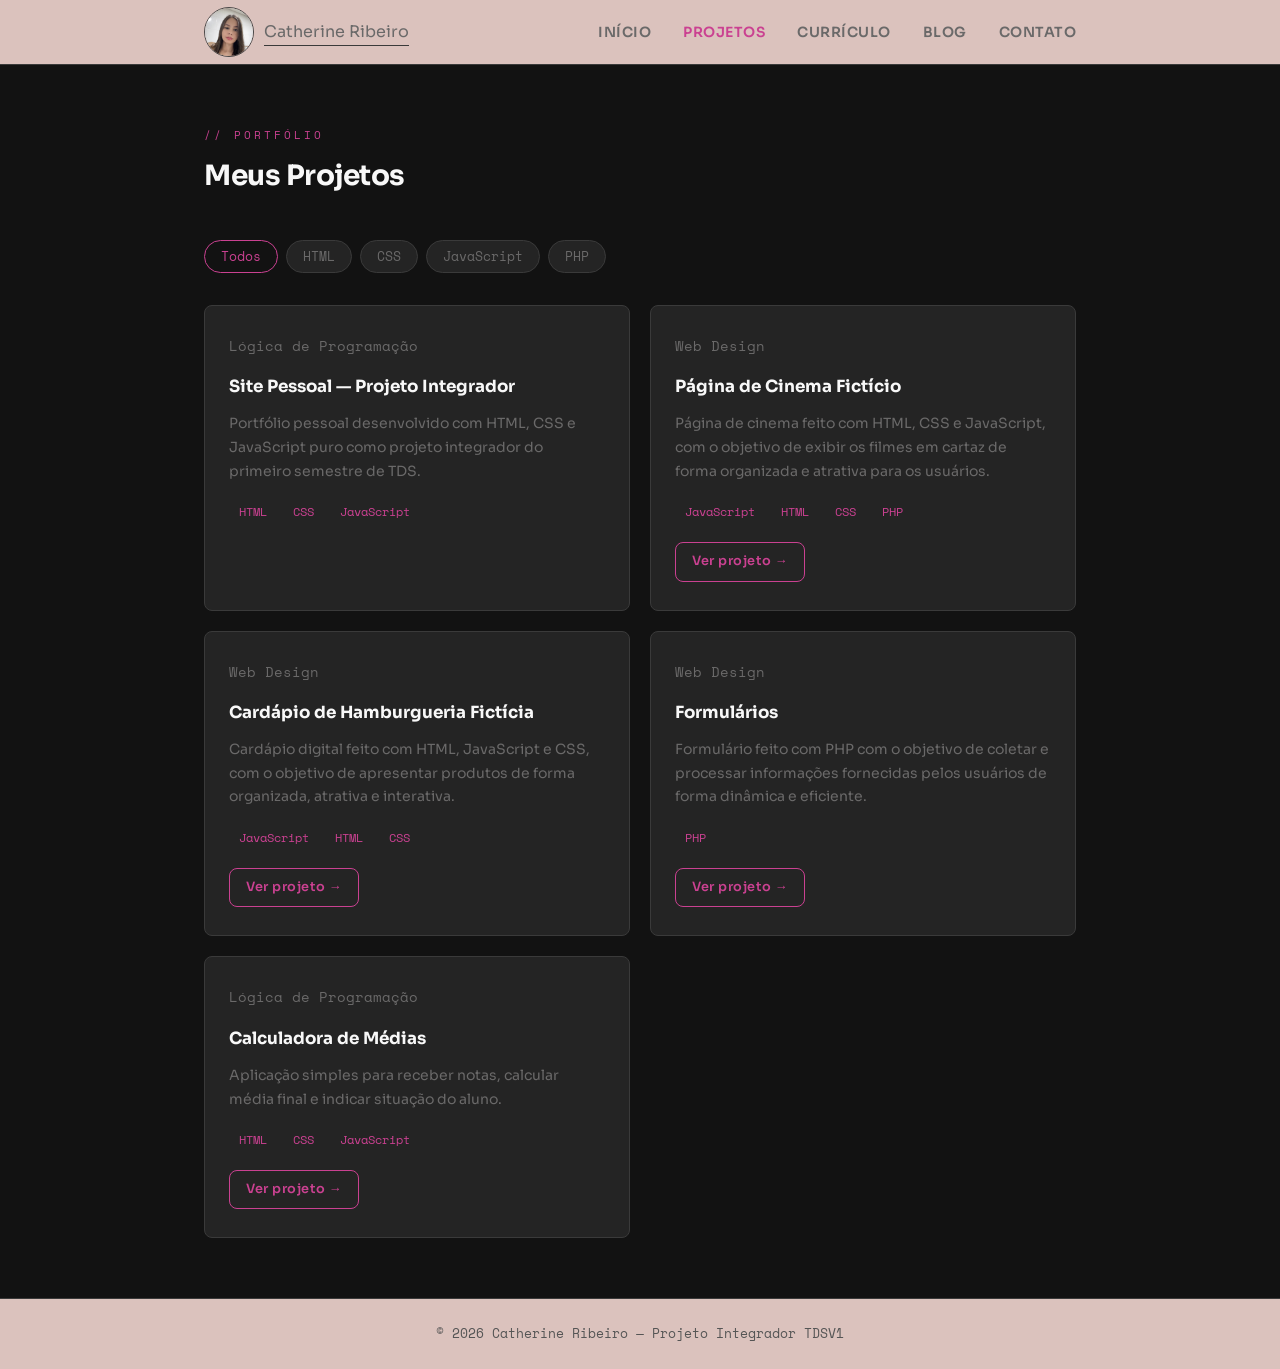
<file: projetos.html>
<!DOCTYPE html>
<html lang="pt-BR">
<head>
  <meta charset="UTF-8" />
  <meta name="viewport" content="width=device-width, initial-scale=1.0" />
  <title>Projetos — Catherine Ribeiro</title>
  <link rel="stylesheet" href="assets/css/estilo.css" />
  <style>
    .filtros {
      display: flex;
      flex-wrap: wrap;
      gap: 8px;
      margin-bottom: 32px;
    }
    .btn-filtro {
      background: var(--bg-card);
      border: 1px solid var(--border);
      color: var(--text-secondary);
      padding: 6px 16px;
      border-radius: 20px;
      font-size: 0.8rem;
      font-family: var(--font-display);
      cursor: pointer;
      transition: all 0.2s;
    }
    .btn-filtro:hover,
    .btn-filtro.ativo {
      border-color: var(--accent);
      color: var(--accent);
      background: var(--accent-dim);
    }
  </style>
</head>
<body>
  <div class="page-wrapper">

    <!-- HEADER -->
    <header>
        <div class="container">
        <img src="assets/imagens/perfil.jpeg" alt="Foto de Catherine" class="logoft">
        <a class="logo" href="index.html"><span>Catherine Ribeiro</span></a>
        <button class="menu-toggle" id="menu-toggle" aria-label="Abrir menu">
          <span></span><span></span><span></span>
        </button>
        <nav>
          <ul id="nav-menu">
            <li><a href="index.html">Início</a></li>
            <li><a href="projetos.html">Projetos</a></li>
            <li><a href="curriculo.html">Currículo</a></li>
            <li><a href="blog.html">Blog</a></li>
            <li><a href="contato.html">Contato</a></li>
          </ul>
        </nav>
      </div>
    </header>

    <!-- MAIN -->
    <main>
      <div class="container">

        <p class="section-label">// portfólio</p>
        <h1 class="section-title">Meus Projetos</h1>

        <!-- FILTROS -->
        <div class="filtros">
          <button class="btn-filtro ativo" data-filtro="todos">Todos</button>
          <button class="btn-filtro" data-filtro="HTML">HTML</button>
          <button class="btn-filtro" data-filtro="CSS">CSS</button>
          <button class="btn-filtro" data-filtro="JavaScript">JavaScript</button>
          <button class="btn-filtro" data-filtro="PHP">PHP</button>
        </div>

        <!-- GRID DE PROJETOS -->
        <div class="projetos-grid">

          <article class="projeto-card" data-tecnologias="HTML CSS JavaScript">
            <p class="projeto-disciplina">Lógica de Programação</p>
            <h3>Site Pessoal — Projeto Integrador</h3>
            <p>
              Portfólio pessoal desenvolvido com HTML, CSS e JavaScript puro
              como projeto integrador do primeiro semestre de TDS.
            </p>
            <div class="tags">
              <span class="tag">HTML</span>
              <span class="tag">CSS</span>
              <span class="tag">JavaScript</span>
            </div>
          </article>

          <article class="projeto-card" data-tecnologias="HTML CSS JavaScript PHP">
            <p class="projeto-disciplina">Web Design</p>
            <h3>Página de Cinema Fictício</h3>
            <p>
              Página de cinema feito com HTML, CSS e JavaScript, com o objetivo de exibir os filmes em cartaz de forma organizada e atrativa para os usuários.
            </p>
            <div class="tags">
              <span class="tag">JavaScript</span>
              <span class="tag">HTML</span>
              <span class="tag">CSS</span>
              <span class="tag">PHP</span>
            </div>
            <a href="http://localhost/cine_modificado/index.php" target="_blank" class="btn btn-outline" style="margin-top:16px; font-size:0.8rem; padding:8px 16px;">Ver projeto →</a>
          </article>

          <article class="projeto-card" data-tecnologias="HTML CSS JavaScript">
            <p class="projeto-disciplina">Web Design</p>
            <h3>Cardápio de Hamburgueria Fictícia</h3>
            <p>
              Cardápio digital feito com HTML, JavaScript e CSS, com o objetivo de apresentar produtos de forma organizada, atrativa e interativa.
            </p>
            <div class="tags">
              <span class="tag">JavaScript</span>
              <span class="tag">HTML</span>
              <span class="tag">CSS</span>
            </div>
            <a href="http://localhost/byte-burger/index.html" target="_blank" class="btn btn-outline" style="margin-top:16px; font-size:0.8rem; padding:8px 16px;">Ver projeto →</a>
          </article>

          <article class="projeto-card" data-tecnologias="PHP">
            <p class="projeto-disciplina">Web Design</p>
            <h3>Formulários</h3>
            <p>
              Formulário feito com PHP com o objetivo de coletar e processar informações fornecidas pelos usuários de forma dinâmica e eficiente.
            </p>
            <div class="tags">
              <span class="tag">PHP</span>
            </div>
            <a href="COLOCARLINK" target="_blank" class="btn btn-outline" style="margin-top:16px; font-size:0.8rem; padding:8px 16px;">Ver projeto →</a>
          </article>

          <article class="projeto-card" data-tecnologias="HTML CSS JavaScript">
            <p class="projeto-disciplina">Lógica de Programação</p>
            <h3>Calculadora de Médias</h3>
            <p>
              Aplicação simples para receber notas, calcular média final e indicar situação do aluno.
            </p>
            <div class="tags">
              <span class="tag">HTML</span>
              <span class="tag">CSS</span>
              <span class="tag">JavaScript</span>
            </div>
            <a href="http://localhost/calculadora/questao01.html" target="_blank" class="btn btn-outline" style="margin-top:16px; font-size:0.8rem; padding:8px 16px;">Ver projeto →</a>
          </article>

        </div>
      </div>
    </main>

    <!-- FOOTER -->
    <footer>
      <div class="container">
        <p>© <span class="ano-atual"></span> Catherine Ribeiro — Projeto Integrador TDSV1</p>
      </div>
    </footer>

  </div>
  <script src="assets/js/app.js"></script>
</body>
</html>
</file>
<file: assets/css/estilo.css>
/* =============================================
   VARIÁVEIS CSS - Altere aqui para mudar o tema
   ============================================= */
@import url('https://fonts.googleapis.com/css2?family=Space+Mono:wght@400;700&family=Sora:wght@300;400;600;700&display=swap');

:root {
  --bg-primary: #121212;      /* fundo principal */
  --bg-secondary: #dbc2bd;    /* seções */
  --bg-card: #242424;         /* cards */
  --accent: #ca4191;
  --accent-secondary: #ed70ed; /* rosa claro */
  --text-primary: #f8f8f8;
  --text-secondary: #6a6969;
  --text-muted: #555;
  --border: #3a3a3a;
  --font-display: 'Space Mono', monospace;
  --font-body: 'Sora', sans-serif;
  --radius: 8px;
  --transition: 0.2s ease;
}

/* =============================================
   RESET & BASE
   ============================================= */
*, *::before, *::after {
  box-sizing: border-box;
  margin: 0;
  padding: 0;
}

html {
  scroll-behavior: smooth;
}

body {
  background-color: var(--bg-primary);
  color: var(--text-primary);
  font-family: var(--font-body);
  font-size: 16px;
  line-height: 1.7;
  min-height: 100vh;
}

a {
  color: var(--accent);
  text-decoration: none;
  transition: opacity var(--transition);
}

a:hover {
  opacity: 0.75;
}

img {
  max-width: 100%;
  display: block;
}

ul {
  list-style: none;
}

/* =============================================
   LAYOUT
   ============================================= */
.container {
  max-width: 920px;
  margin: 0 auto;
  padding: 0 24px;
}

.page-wrapper {
  display: flex;
  flex-direction: column;
  min-height: 100vh;
}

main {
  flex: 1;
  padding: 60px 0;
}

/* =============================================
   HEADER / NAV
   ============================================= */
header {
  background-color: var(--bg-secondary);
  border-bottom: 1px solid var(--border);
  position: sticky;
  top: 0;
  z-index: 100;
}

header .container {
  display: flex;
  align-items: center;
  justify-content: space-between;
  height: 64px;
}

.logo {
  background-color: var(--bg-secondary);
  border-bottom: 1px solid var(--border);
  position: sticky;
  top: 0;
  z-index: 100;
  margin-right: 180px;
}

.logoft{
    width: 50px;
    height: 50px;
    border: 1px solid #494747;
    border-radius: 70%;
    overflow: auto;
    object-fit: cover;
}

.logo img{
    width: 100%;
    height: 100%;
    object-fit: cover;
}

.logo span {
  color: var(--text-secondary);
}

nav ul {
  display: flex;
  gap: 32px;
}

nav a {
  color: var(--text-secondary);
  font-size: 0.875rem;
  font-weight: 600;
  letter-spacing: 0.5px;
  text-transform: uppercase;
  transition: color var(--transition);
}

nav a:hover,
nav a.ativo {
  color: var(--accent);
  opacity: 1;
}

/* Menu hamburguer (mobile) */
.menu-toggle {
  display: none;
  flex-direction: column;
  gap: 5px;
  cursor: pointer;
  background: none;
  border: none;
  padding: 4px;
}

.menu-toggle span {
  display: block;
  width: 24px;
  height: 2px;
  background-color: #717070;
  transition: all 0.3s ease;
}

/* =============================================
   HERO (página inicial)
   ============================================= */
.hero {
  padding: 80px 0 60px;
  border-bottom: 1px solid var(--border);
  margin-bottom: 60px;
}

.hero-tag {
  font-family: var(--font-display);
  font-size: 0.75rem;
  color: var(--accent);
  letter-spacing: 2px;
  text-transform: uppercase;
  margin-bottom: 16px;
}

.hero h1 {
  font-size: clamp(2rem, 5vw, 3.5rem);
  font-weight: 700;
  line-height: 1.15;
  margin-bottom: 20px;
  letter-spacing: -1px;
}

.hero h1 em {
  font-style: normal;
  color: var(--accent);
}

.hero p {
  font-size: 1.1rem;
  color: var(--text-secondary);
  max-width: 560px;
  margin-bottom: 32px;
}

.btn {
  display: inline-block;
  padding: 12px 24px;
  border-radius: var(--radius);
  font-size: 0.875rem;
  font-weight: 600;
  letter-spacing: 0.5px;
  cursor: pointer;
  transition: all var(--transition);
  border: none;
}

.btn-primary {
  background-color: var(--accent);
  color: #000;
}

.btn-primary:hover {
  background-color: #f98fedd1;
  opacity: 1;
}

.btn-outline {
  background: transparent;
  color: var(--accent);
  border: 1px solid var(--accent);
}

.btn-outline:hover {
  background-color: #f2aeea16;
  opacity: 1;
}

.hero-btns {
  display: flex;
  gap: 12px;
  flex-wrap: wrap;
}

/* =============================================
   SEÇÃO GENÉRICA
   ============================================= */
.section-label {
  font-family: var(--font-display);
  font-size: 0.7rem;
  letter-spacing: 3px;
  text-transform: uppercase;
  color: var(--accent);
  margin-bottom: 8px;
}

.section-title {
  font-size: 1.75rem;
  font-weight: 700;
  margin-bottom: 40px;
  letter-spacing: -0.5px;
}

/* =============================================
   POSTS EM DESTAQUE (index)
   ============================================= */
.posts-destaque {
  display: flex;
  flex-direction: column;
  gap: 16px;
}

.post-card {
  background: var(--bg-card);
  border: 1px solid var(--border);
  border-radius: var(--radius);
  padding: 24px;
  transition: border-color var(--transition), transform var(--transition);
}

.post-card:hover {
  border-color: var(--accent);
  transform: translateY(-2px);
}

.post-card h3 {
  font-size: 1rem;
  font-weight: 600;
  margin-bottom: 6px;
}

.post-card h3 a {
  color: var(--text-primary);
}

.post-card h3 a:hover {
  color: var(--accent);
  opacity: 1;
}

.post-meta {
  font-size: 0.78rem;
  color: var(--text-muted);
  margin-bottom: 10px;
  font-family: var(--font-display);
}

.post-card p {
  font-size: 0.9rem;
  color: var(--text-secondary);
}

.ver-mais {
  margin-top: 32px;
  display: inline-block;
  font-family: var(--font-display);
  font-size: 0.875rem;
}

/* =============================================
   PROJETOS
   ============================================= */
.projetos-grid {
  display: grid;
  grid-template-columns: repeat(auto-fill, minmax(280px, 1fr));
  gap: 20px;
}

.projeto-card {
  background: var(--bg-card);
  border: 1px solid var(--border);
  border-radius: var(--radius);
  padding: 28px 24px;
  transition: border-color var(--transition), transform var(--transition);
}

.projeto-card:hover {
  border-color: var(--accent);
  transform: translateY(-3px);
}

.projeto-card h3 {
  font-size: 1.05rem;
  font-weight: 700;
  margin-bottom: 10px;
}

.projeto-card p {
  font-size: 0.875rem;
  color: var(--text-secondary);
  margin-bottom: 16px;
}

.projeto-disciplina {
  font-size: 0.75rem;
  font-family: var(--font-display);
  color: var(--accent);
  margin-bottom: 12px;
}

.tags {
  display: flex;
  flex-wrap: wrap;
  gap: 6px;
}

.tag {
  background: var(--accent-dim);
  color: var(--accent);
  border-radius: 4px;
  padding: 3px 10px;
  font-size: 0.75rem;
  font-family: var(--font-display);
}

/* =============================================
   CURRÍCULO - LINHA DO TEMPO
   ============================================= */
.timeline {
  position: relative;
  padding-left: 28px;
}

.curriculo-img img{
  width: 350px;
  height: 350px;
  object-fit: cover;
  border-radius: 20px;
  border: 3px solid var(--accent);
  margin-left: 800px;
}

.timeline::before {
  content: '';
  position: absolute;
  left: 0;
  top: 6px;
  bottom: 0;
  width: 2px;
  background: var(--border);
}

.timeline-item {
  position: relative;
  margin-bottom: 36px;
}

.timeline-item::before {
  content: '';
  position: absolute;
  left: -32px;
  top: 6px;
  width: 10px;
  height: 10px;
  border-radius: 50%;
  background: var(--accent);
  border: 2px solid var(--bg-primary);
}

.timeline-item h3 {
  font-size: 1rem;
  font-weight: 700;
  margin-bottom: 4px;
}

.timeline-periodo {
  font-size: 0.78rem;
  color: var(--accent);
  font-family: var(--font-display);
  margin-bottom: 8px;
}

.timeline-item p {
  font-size: 0.9rem;
  color: var(--text-secondary);
}

.curriculo-section {
  margin-bottom: 56px;
}

/* Habilidades */
.habilidades-grid {
  display: grid;
  grid-template-columns: 1fr 1fr;
  gap: 12px;
}

.habilidade-item {
  background: var(--bg-card);
  border: 1px solid var(--border);
  border-radius: var(--radius);
  padding: 14px 18px;
  font-size: 0.875rem;
  display: flex;
  align-items: center;
  gap: 10px;
}
.habilidade-item:hover {
  border-color: var(--accent);
}

.habilidade-item::before {
  content: '▸';
  color: var(--accent);
  font-size: 0.75rem;
}



/* =============================================
   BLOG
   ============================================= */
.blog-lista {
  display: flex;
  flex-direction: column;
  gap: 20px;
}

.blog-post-card {
  background: var(--bg-card);
  border: 1px solid var(--border);
  border-radius: var(--radius);
  padding: 28px;
  transition: border-color var(--transition);
}

.blog-post-card:hover {
  border-color: var(--accent);
}

.blog-post-card h2 {
  font-size: 1.15rem;
  font-weight: 700;
  margin-bottom: 8px;
}

.blog-post-card h2 a {
  color: var(--text-primary);
}

.blog-post-card h2 a:hover {
  color: var(--accent);
  opacity: 1;
}

.blog-post-card p {
  font-size: 0.9rem;
  color: var(--text-secondary);
  margin-top: 10px;
}

/* =============================================
   CONTATO
   ============================================= */
.contato-grid {
  display: grid;
  grid-template-columns: 1fr 1fr;
  gap: 48px;
  align-items: start;
}

.form-group {
  margin-bottom: 20px;
}

label {
  display: block;
  font-size: 0.8rem;
  font-family: var(--font-display);
  letter-spacing: 1px;
  text-transform: uppercase;
  color: var(--text-secondary);
  margin-bottom: 8px;
}

input, textarea {
  width: 100%;
  background: var(--bg-card);
  border: 1px solid var(--border);
  border-radius: var(--radius);
  padding: 12px 16px;
  color: var(--text-primary);
  font-family: var(--font-body);
  font-size: 0.95rem;
  transition: border-color var(--transition);
  outline: none;
}

input:focus, textarea:focus {
  border-color: var(--accent);
}

input.erro, textarea.erro {
  border-color: #ff4d4d;
}

.msg-erro {
  font-size: 0.78rem;
  color: #ff4d4d;
  margin-top: 5px;
  display: none;
}

.msg-erro.visivel {
  display: block;
}

textarea {
  resize: vertical;
  min-height: 130px;
}

.contato-info h3 {
  font-size: 1rem;
  font-weight: 700;
  margin-bottom: 20px;
}

.contato-link {
  display: flex;
  align-items: center;
  gap: 12px;
  margin-bottom: 16px;
  padding: 14px 18px;
  background: var(--bg-card);
  border: 1px solid var(--border);
  border-radius: var(--radius);
  color: var(--text-primary);
  font-size: 0.875rem;
  transition: border-color var(--transition);
}

.contato-link:hover {
  border-color: var(--accent);
  color: var(--accent);
  opacity: 1;
}

.contato-link .icone {
  font-size: 1.1rem;
  width: 20px;
  text-align: center;
}

/* Especificações de hardware */
.specs-grid {
  display: grid;
  grid-template-columns: 1fr 1fr;
  gap: 20px;
  margin-top: 16px;
}

.spec-card {
  background: var(--bg-card);
  border: 1px solid var(--border);
  border-radius: var(--radius);
  padding: 20px;
}

.spec-card h4 {
  font-family: var(--font-display);
  font-size: 0.75rem;
  color: var(--accent);
  letter-spacing: 1px;
  text-transform: uppercase;
  margin-bottom: 14px;
}

.spec-item {
  font-size: 0.85rem;
  color: var(--text-secondary);
  margin-bottom: 8px;
  display: flex;
  gap: 8px;
}

.spec-item strong {
  color: var(--text-primary);
  min-width: 80px;
}

/* Feedback do formulário */
.form-feedback {
  padding: 14px 18px;
  border-radius: var(--radius);
  font-size: 0.875rem;
  margin-top: 16px;
  display: none;
}

.form-feedback.sucesso {
  background: rgba(0, 229, 160, 0.1);
  border: 1px solid var(--accent);
  color: var(--accent);
  display: block;
}

.form-feedback.falha {
  background: rgba(255, 77, 77, 0.1);
  border: 1px solid #ff4d4d;
  color: #ff4d4d;
  display: block;
}

/* =============================================
   FOOTER
   ============================================= */
footer {
  background: var(--bg-secondary);
  border-top: 1px solid var(--border);
  padding: 24px 0;
  text-align: center;
  font-size: 0.8rem;
  color: var(--text-muted);
  font-family: var(--font-display);
}

/* =============================================
   RESPONSIVO
   ============================================= */
@media (max-width: 700px) {
  nav ul {
    display: none;
    flex-direction: column;
    gap: 0;
    position: absolute;
    top: 64px;
    left: 0;
    right: 0;
    background: var(--bg-secondary);
    border-bottom: 1px solid var(--border);
    padding: 16px 0;
  }

  nav ul.aberto {
    display: flex;
  }

  nav a {
    display: block;
    padding: 12px 24px;
  }

  .menu-toggle {
    display: flex;
  }

  header {
    position: relative;
  }

  .contato-grid {
    grid-template-columns: 1fr;
  }

  .habilidades-grid {
    grid-template-columns: 1fr;
  }

  .specs-grid {
    grid-template-columns: 1fr;
  }

  .projetos-grid {
    grid-template-columns: 1fr;
  }
}
</file>
